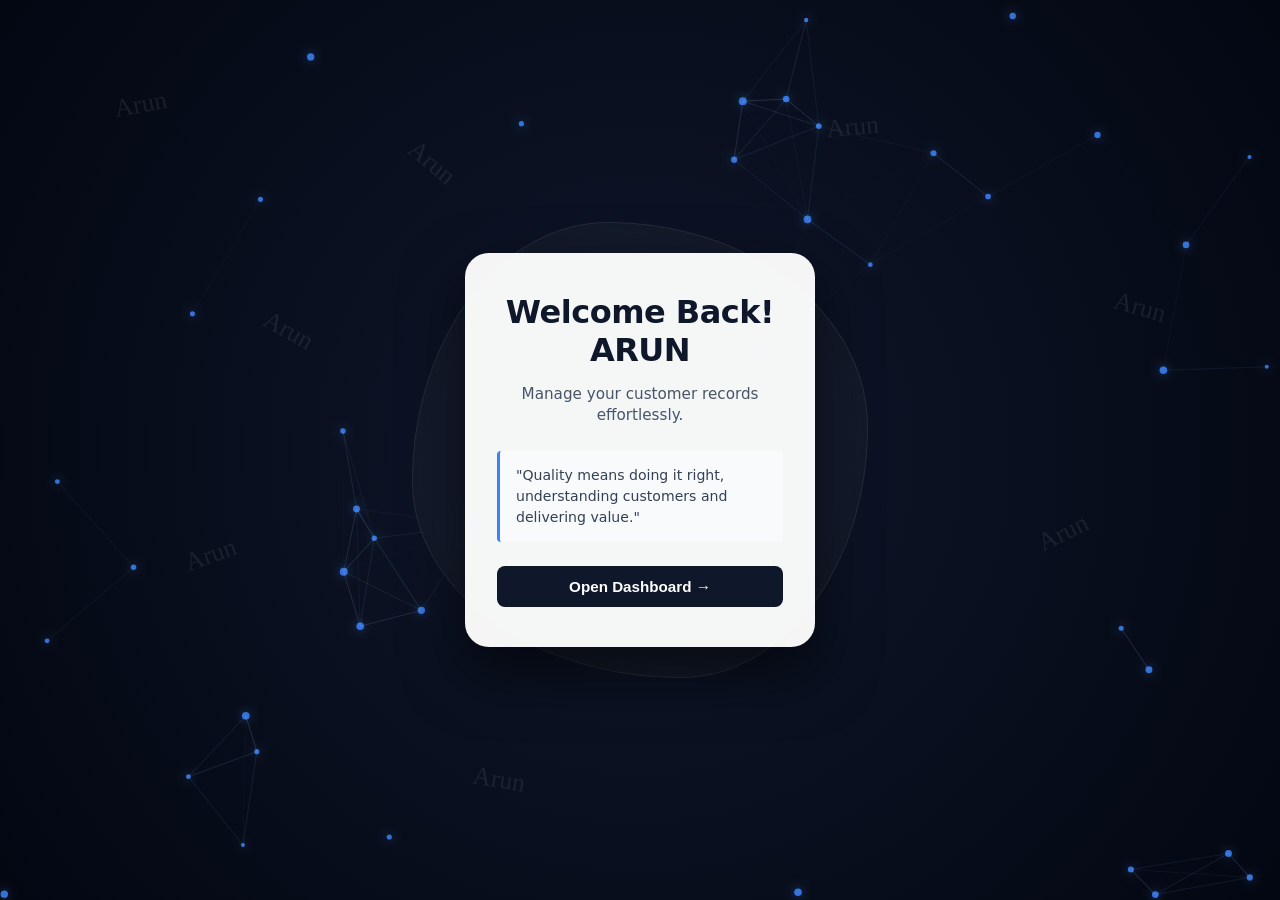
<file: web/index.html>
<!DOCTYPE html>
<html lang="en">
<head>
    <meta charset="UTF-8">
    <meta name="viewport" content="width=device-width, initial-scale=1.0">
    <title>Welcome - Customer Ledger</title>

    <style>
        body, html {
            height: 100%;
            margin: 0;
            padding: 0;
            font-family: 'Segoe UI', system-ui, -apple-system, sans-serif;
            overflow: hidden;
            background-color: #030712;
        }

        .welcome-body {
            display: flex;
            justify-content: center;
            align-items: center;
            min-height: 100vh;
            position: relative;
        }

        #businessCanvas {
            position: absolute;
            top: 0;
            left: 0;
            width: 100%;
            height: 100%;
            z-index: 1;
        }

        /* Perfectly proportioned layout wrapper */
        .wavy-wrapper {
            position: relative;
            z-index: 2;
            display: flex;
            justify-content: center;
            align-items: center;
            width: 420px;
            height: 420px;
        }

        /* Sleek Glassmorphic background shape layers */
        .wave-background-shape {
            position: absolute;
            width: 108%;
            height: 108%;
            background: rgba(255, 255, 255, 0.03);
            backdrop-filter: blur(12px);
            -webkit-backdrop-filter: blur(12px);
            border: 1px solid rgba(255, 255, 255, 0.08);
            border-radius: 43% 57% 41% 59% / 57% 45% 55% 43%;
            animation: waveMotion 12s linear infinite alternate;
        }

        .wave-background-shape.layer-two {
            width: 104%;
            height: 104%;
            background: rgba(15, 23, 42, 0.4);
            border: 1px solid rgba(255, 255, 255, 0.04);
            animation: waveMotionReverse 16s linear infinite alternate;
        }

        /* Compact, high-end white business card box */
        .welcome-card {
            position: relative;
            z-index: 3;
            text-align: center;
            padding: 40px 32px;
            background: rgba(255, 255, 255, 0.96);
            border-radius: 24px;
            box-shadow: 0 25px 60px rgba(0, 0, 0, 0.6), 
                        inset 0 1px 0 rgba(255, 255, 255, 0.2);
            width: 350px;
            box-sizing: border-box;
        }

        @keyframes waveMotion {
            0% { border-radius: 43% 57% 41% 59% / 57% 45% 55% 43%; transform: rotate(0deg); }
            100% { border-radius: 54% 46% 52% 48% / 48% 54% 46% 52%; transform: rotate(180deg); }
        }

        @keyframes waveMotionReverse {
            0% { transform: rotate(360deg); }
            100% { transform: rotate(0deg); }
        }

        .welcome-card h1 {
            color: #0f172a;
            margin-top: 0;
            margin-bottom: 8px;
            font-size: 2rem;
            font-weight: 700;
            letter-spacing: -0.5px;
        }

        .sub-text {
            color: #475569;
            margin-bottom: 24px;
            font-size: 0.95rem;
            line-height: 1.4;
        }

        /* Clean executive quote container */
        .quote-box {
            color: #334155;
            margin: 24px 0;
            padding: 14px 16px;
            border-left: 3px solid #3b82f6;
            background: #f8fafc;
            text-align: left;
            line-height: 1.5;
            border-radius: 4px;
            font-size: 0.88rem;
            font-weight: 400;
        }

        .start-btn {
            background-color: #0f172a;
            color: #ffffff;
            border: none;
            padding: 12px 28px;
            font-size: 0.95rem;
            font-weight: 600;
            border-radius: 8px;
            cursor: pointer;
            width: 100%;
            transition: all 0.25s cubic-bezier(0.4, 0, 0.2, 1);
        }

        .start-btn:hover {
            background-color: #2563eb;
            transform: translateY(-1px);
            box-shadow: 0 8px 20px rgba(37, 99, 235, 0.3);
        }
    </style>
</head>

<body class="welcome-body">

<canvas id="businessCanvas"></canvas>

<div class="wavy-wrapper">
    <div class="wave-background-shape layer-two"></div>
    <div class="wave-background-shape"></div>

    <div class="welcome-card">
        <h1>Welcome Back! ARUN</h1>
        <p class="sub-text">Manage your customer records effortlessly.</p>

        <div class="quote-box">
            "Quality means doing it right, understanding customers and delivering value."
        </div>

        <button class="start-btn" onclick="window.location.href='add-entry.html'">
            Open Dashboard →
        </button>
    </div>
</div>
<script>
const canvas = document.getElementById('businessCanvas');
const ctx = canvas.getContext('2d');

let timeTracker = 0;
let networkParticles = [];
const particleCount = 45;

function resizeCanvas() {
    canvas.width = window.innerWidth;
    canvas.height = window.innerHeight;
    initNetwork();
}

function initNetwork() {
    networkParticles = [];
    for (let i = 0; i < particleCount; i++) {
        networkParticles.push({
            x: Math.random() * canvas.width,
            y: Math.random() * canvas.height,
            vx: (Math.random() - 0.5) * 0.4,
            vy: (Math.random() - 0.5) * 0.4,
            radius: Math.random() * 2 + 2 // Made nodes crisp and visible
        });
    }
}

window.addEventListener('resize', resizeCanvas);
resizeCanvas();

/* 🔥 ARUN BACKGROUND SIGNATURE LAYER (Stays exactly the same) */
function drawArunPattern() {
    ctx.font = "1.6rem 'Brush Script MT', cursive";
    ctx.fillStyle = "rgba(255,255,255,0.08)";
    ctx.textAlign = "center";

    const positions = [
        {x: 100, y: 100, angle: -0.3},
        {x: 300, y: 150, angle: 0.5},
        {x: 600, y: 120, angle: -0.2},
        {x: 200, y: 300, angle: 0.6},
        {x: 500, y: 320, angle: -0.5},
        {x: 800, y: 280, angle: 0.4},
        {x: 150, y: 500, angle: -0.4},
        {x: 450, y: 520, angle: 0.3},
        {x: 750, y: 480, angle: -0.6},
        {x: 350, y: 700, angle: 0.2}
    ];

    positions.forEach((p, i) => {
        ctx.save();
        let targetX = (p.x / 900) * canvas.width;
        let targetY = (p.y / 800) * canvas.height;
        
        ctx.translate(targetX, targetY);
        ctx.rotate(p.angle + Math.sin(timeTracker + i) * 0.2);
        ctx.fillText("Arun", 0, 0);
        ctx.restore();
    });
}

/* 🌐 PRO-BUSINESS VISIBLE CONNECTED NETWORK */
function drawConnectedNetwork() {
    // Render and move node points
    networkParticles.forEach(p => {
        p.x += p.vx;
        p.y += p.vy;

        if (p.x < 0 || p.x > canvas.width) p.vx *= -1;
        if (p.y < 0 || p.y > canvas.height) p.vy *= -1;

        ctx.beginPath();
        ctx.arc(p.x, p.y, p.radius, 0, Math.PI * 2);
        
        // High visibility bright corporate blue dots with soft glow
        ctx.fillStyle = 'rgba(59, 130, 246, 0.85)';
        ctx.shadowBlur = 8;
        ctx.shadowColor = 'rgba(59, 130, 246, 0.5)';
        ctx.fill();
        ctx.shadowBlur = 0; // Reset blur for efficient loop execution
    });

    // Generate network connections
    for (let i = 0; i < networkParticles.length; i++) {
        for (let j = i + 1; j < networkParticles.length; j++) {
            let dx = networkParticles[i].x - networkParticles[j].x;
            let dy = networkParticles[i].y - networkParticles[j].y;
            let distance = Math.sqrt(dx * dx + dy * dy);

            if (distance < 150) {
                let alpha = (1 - (distance / 150)) * 0.28;
                ctx.beginPath();
                ctx.moveTo(networkParticles[i].x, networkParticles[i].y);
                ctx.lineTo(networkParticles[j].x, networkParticles[j].y);
                
                // Tech-focused corporate clean connection lines
                ctx.strokeStyle = `rgba(147, 197, 253, ${alpha})`;
                ctx.lineWidth = 0.9;
                ctx.stroke();
            }
        }
    }
}

function animate() {
    ctx.clearRect(0, 0, canvas.width, canvas.height);
    timeTracker += 0.01;

    // Premium Corporate Gradient Darkspace Layout 
    let grad = ctx.createRadialGradient(
        canvas.width * 0.5, canvas.height * 0.5, 0,
        canvas.width * 0.5, canvas.height * 0.5, Math.max(canvas.width, canvas.height)
    );
    grad.addColorStop(0, '#0f172a');
    grad.addColorStop(0.6, '#030712');
    grad.addColorStop(1, '#02040a');
    ctx.fillStyle = grad;
    ctx.fillRect(0, 0, canvas.width, canvas.height);

    drawArunPattern();
    drawConnectedNetwork();

    requestAnimationFrame(animate);
}

animate();
</script>

</body>
</html>
</file>
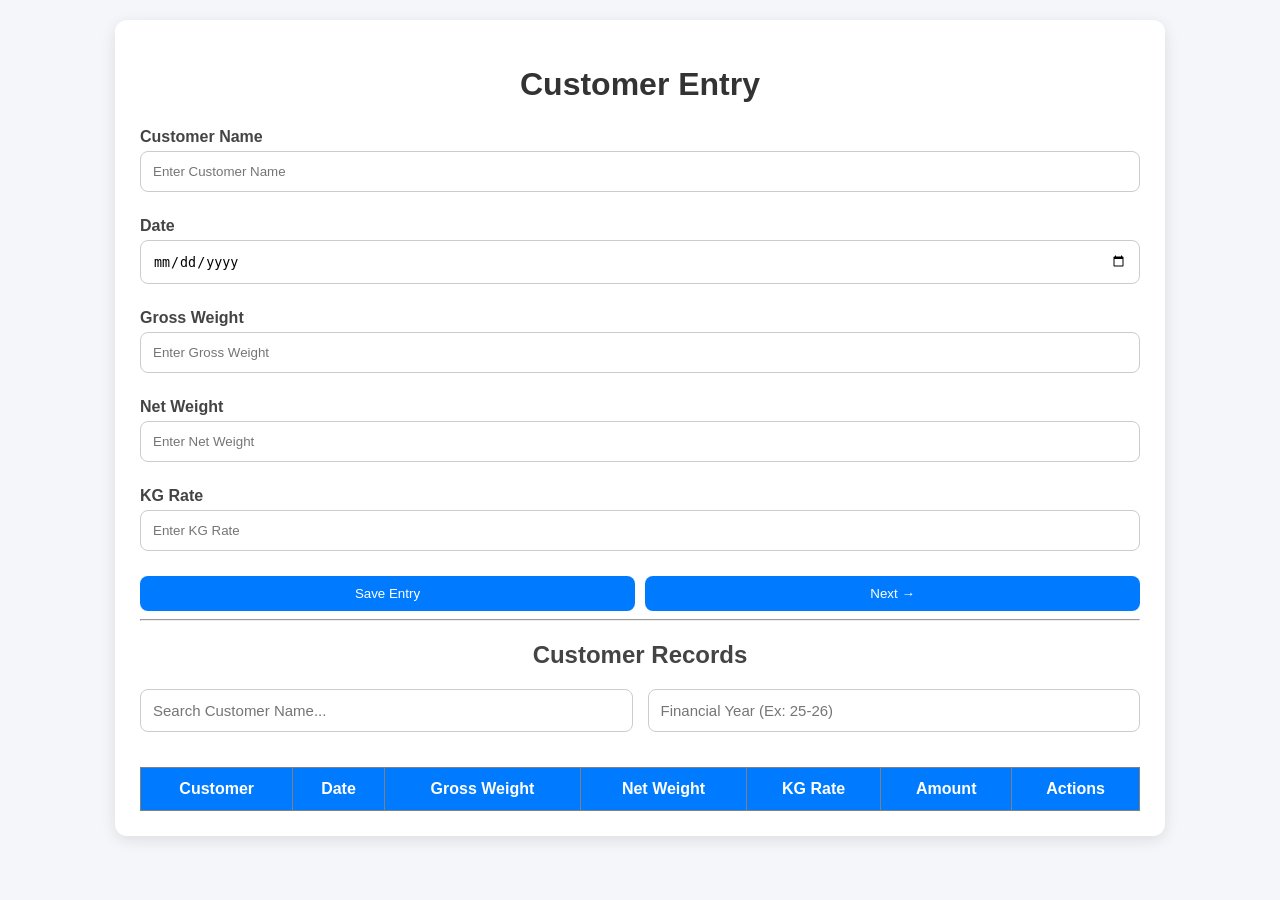
<file: web/add-entry.html>
<!DOCTYPE html>
<html lang="en">
<head>
    <meta charset="UTF-8">
    <meta name="viewport" content="width=device-width, initial-scale=1.0">
    <title>Customer Entry</title>
    <link rel="stylesheet" href="css/style.css">
</head>
<body>

<div class="container">

    <h1>Customer Entry</h1>

    <form id="entryForm">

        <label for="customerName">Customer Name</label>
        <input
            type="text"
            id="customerName"
            placeholder="Enter Customer Name"
            required>

        <label for="date">Date</label>
        <input
            type="date"
            id="date"
            required>

        <label for="grossWeight">Gross Weight</label>
        <input
            type="number"
            id="grossWeight"
            placeholder="Enter Gross Weight"
            required>

        <label for="netWeight">Net Weight</label>
        <input
            type="number"
            id="netWeight"
            placeholder="Enter Net Weight"
            required>

        <label for="kgRate">KG Rate</label>
        <input
            type="number"
            id="kgRate"
            placeholder="Enter KG Rate"
            required>

        <div class="button-group">

            <button type="submit">
                Save Entry
            </button>

            <button
                type="button"
                onclick="window.location.href='payment.html'">
                Next →
            </button>

        </div>

    </form>

    <hr>

    <h2>Customer Records</h2>

    <div class="search-container">

        <input
            type="text"
            id="searchCustomer"
            placeholder="Search Customer Name...">

        <input
            type="text"
            id="searchFinancialYear"
            placeholder="Financial Year (Ex: 25-26)">

    </div>

    <table border="1" width="100%">
        <thead>
            <tr>
                <th>Customer</th>
                <th>Date</th>
                <th>Gross Weight</th>
                <th>Net Weight</th>
                <th>KG Rate</th>
                <th>Amount</th>
                <th>Actions</th>
            </tr>
        </thead>

        <tbody id="customerTableBody">
        </tbody>

    </table>

    <div
        id="summarySection"
        style="display:none;margin-top:30px;">

        <h2>Customer's Individual Total</h2>

        <table border="1" width="100%">
            <thead>
                <tr>
                    <th>Customer</th>
                    <th>Total Gross Weight</th>
                    <th>Total Net Weight</th>
                    <th>Total Amount</th>
                </tr>
            </thead>

            <tbody id="summaryTableBody">
            </tbody>

        </table>

    </div>

</div>

<script src="js/entry.js"></script>

</body>
</html>
</file>
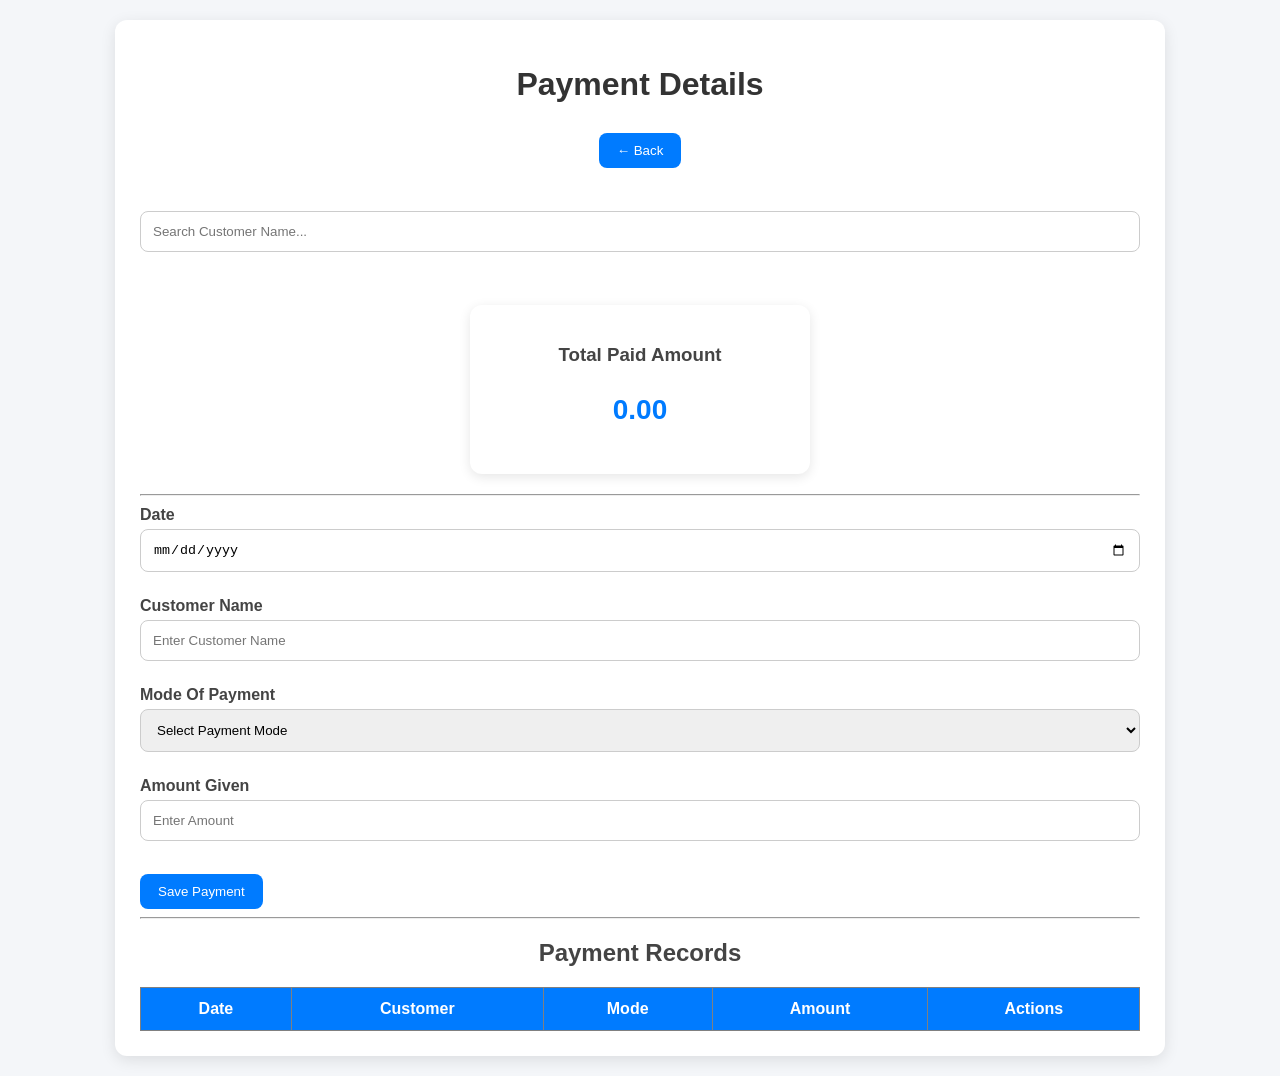
<file: web/payment.html>
<!DOCTYPE html>
<html lang="en">
<head>
    <meta charset="UTF-8">
    <meta name="viewport" content="width=device-width, initial-scale=1.0">
    <title>Payment Details</title>
    <link rel="stylesheet" href="css/style.css">
</head>
<body>

<div class="container">

    <h1>Payment Details</h1>

    <div class="nav-buttons">
        <button type="button"
                onclick="window.location.href='add-entry.html'">
            ← Back
        </button>
    </div>

    <br>

    <input
        type="text"
        id="searchBox"
        placeholder="Search Customer Name..."
    >

    <br><br>

    <div class="card">
        <h3>Total Paid Amount</h3>
        <p id="totalPaid">0</p>
    </div>

    <hr>

    <form id="paymentForm">

        <label for="paymentDate">Date</label>
        <input
            type="date"
            id="paymentDate"
            required>

        <label for="customerName">Customer Name</label>
        <input
            type="text"
            id="customerName"
            placeholder="Enter Customer Name"
            required>

        <label for="paymentMode">Mode Of Payment</label>
        <select id="paymentMode" required>
            <option value="" disabled selected>Select Payment Mode</option>
            <option value="Cash">Cash</option>
            <option value="UPI">UPI</option>
            <option value="Cheque">Cheque</option>
            <option value="Bank Transfer">Bank Transfer</option>
            <option value="Google Pay">Google Pay</option>
            <option value="PhonePe">PhonePe</option>
            <option value="Paytm">Paytm</option>
            <option value="Credit Card">Credit Card</option>
            <option value="Debit Card">Debit Card</option>
            <option value="Others">Others (Type Specific Details)</option>
        </select>

        <div id="otherModeContainer" style="display: none; margin-top: 10px;">
            <label for="otherModeDetails">Specify Other Payment Details / Person Name</label>
            <input
                type="text"
                id="otherModeDetails"
                placeholder="Enter details or who made the payment">
        </div>

        <label for="amountGiven" style="margin-top: 10px;">Amount Given</label>
        <input
            type="number"
            id="amountGiven"
            placeholder="Enter Amount"
            required>

        <br><br>

        <button type="submit">
            Save Payment
        </button>

    </form>

    <hr>

    <h2>Payment Records</h2>

    <table border="1" width="100%" id="paymentTable">

        <thead>
            <tr>
                <th>Date</th>
                <th>Customer</th>
                <th>Mode</th>
                <th>Amount</th>
                <th>Actions</th>
            </tr>
        </thead>

        <tbody id="paymentBody">
        </tbody>

    </table>

</div>

<script src="js/payment.js"></script>

</body>
</html>
</file>
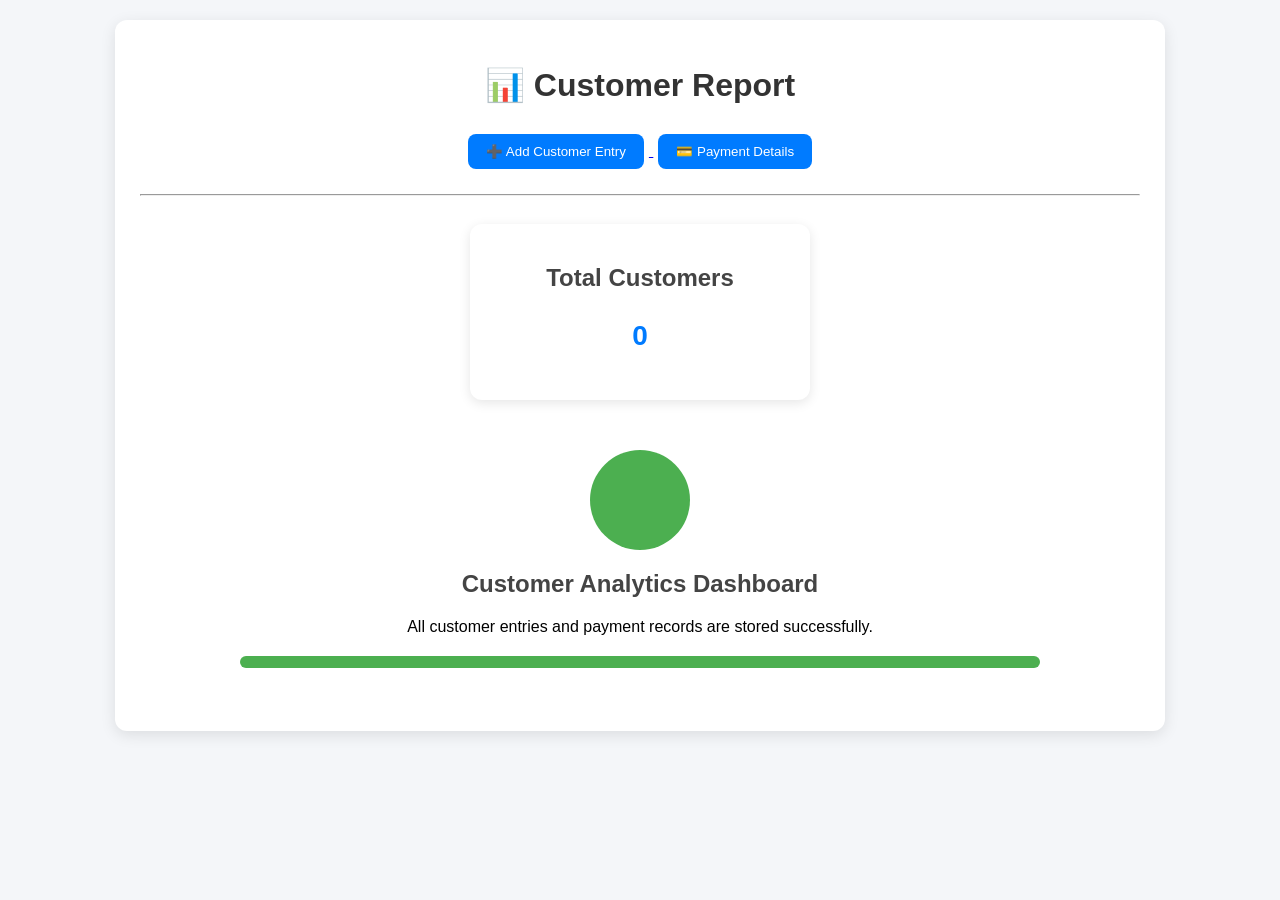
<file: web/report.html>
<!DOCTYPE html>
<html lang="en">
<head>
    <meta charset="UTF-8">
    <meta name="viewport" content="width=device-width, initial-scale=1.0">
    <title>Customer Report</title>
    <link rel="stylesheet" href="css/style.css">
</head>
<body>

<div class="container">

    <h1>📊 Customer Report</h1>

    <!-- Navigation -->
    <div class="nav-buttons">

        <a href="add-entry.html">
            <button type="button">
                ➕ Add Customer Entry
            </button>
        </a>

        <a href="payment.html">
            <button type="button">
                💳 Payment Details
            </button>
        </a>

    </div>

    <hr>

    <!-- Summary Card -->
    <div class="card-container">

        <div class="card">
            <h2>Total Customers</h2>
            <p id="totalCustomers">0</p>
        </div>

    </div>

    <!-- Animation Section -->
    <div class="report-animation">

        <div class="pulse-circle"></div>

        <h2>Customer Analytics Dashboard</h2>

        <p>
            All customer entries and payment records are stored successfully.
        </p>

        <div class="loading-bar">
            <div class="loading-progress"></div>
        </div>

    </div>

    <br>

</div>

<script src="js/report.js"></script>

</body>
</html>
</file>
<file: web/css/style.css>
/* GLOBAL */

body{
    font-family: Arial, sans-serif;
    background:#f4f6f9;
    margin:0;
    padding:20px;
}

/* CONTAINER */

.container{
    max-width:1000px;
    margin:auto;
    background:#fff;
    padding:25px;
    border-radius:12px;
    box-shadow:0 4px 15px rgba(0,0,0,0.1);
}

/* HEADINGS */

h1{
    text-align:center;
    color:#333;
    margin-bottom:25px;
}

h2{
    color:#444;
    text-align:center;
}

/* LABELS */

label{
    display:block;
    margin-top:10px;
    margin-bottom:5px;
    font-weight:bold;
    color:#444;
}

/* INPUTS */

input,
select{
    width:100%;
    padding:12px;
    border:1px solid #ccc;
    border-radius:8px;
    box-sizing:border-box;
    margin-bottom:15px;
}

input:focus,
select:focus{
    outline:none;
    border-color:#007bff;
    box-shadow:0 0 6px rgba(0,123,255,0.3);
}

/* ============================= */
/* SEARCH BAR SECTION */
/* ============================= */

.search-container{
    display:flex;
    gap:15px;
    margin-bottom:20px;
    align-items:center;
}

.search-container input{
    flex:1;
    padding:12px;
    border:1px solid #ccc;
    border-radius:8px;
    font-size:15px;
}

.search-container input:focus{
    border-color:#007bff;
    box-shadow:0 0 6px rgba(0,123,255,0.3);
}

/* Individual Search Boxes */

#searchCustomer,
#financialYear{
    width:100%;
}

/* BUTTONS */

button{
    background:#007bff;
    color:white;
    border:none;
    padding:10px 18px;
    border-radius:8px;
    cursor:pointer;
    transition:.3s;
}

button:hover{
    background:#0056b3;
    transform:translateY(-2px);
}

/* BUTTON GROUP */

.button-group{
    display:flex;
    gap:10px;
    margin-top:10px;
}

.button-group button{
    flex:1;
}

/* NAVIGATION */

.nav-buttons{
    text-align:center;
    margin-bottom:20px;
}

.nav-buttons button{
    margin:5px;
}

/* TABLE */

table{
    width:100%;
    border-collapse:collapse;
    margin-top:20px;
    background:#fff;
}

table th{
    background:#007bff;
    color:white;
    padding:12px;
}

table td{
    padding:10px;
    text-align:center;
    border-bottom:1px solid #ddd;
}

table tr:nth-child(even){
    background:#f9f9f9;
}

table tr:hover{
    background:#eef5ff;
}

/* CARD */

.card{
    width:300px;
    margin:20px auto;
    background:white;
    border-radius:12px;
    padding:20px;
    text-align:center;
    box-shadow:0 3px 12px rgba(0,0,0,0.1);
}

.card h2,
.card h3{
    margin-bottom:10px;
    color:#444;
}

.card p{
    font-size:28px;
    font-weight:bold;
    color:#007bff;
}

/* CARD CONTAINER */

.card-container{
    display:flex;
    justify-content:center;
    flex-wrap:wrap;
    gap:20px;
}

/* EDIT BUTTON */

.edit-btn{
    background:#28a745;
}

.edit-btn:hover{
    background:#1f7d34;
}

/* DELETE BUTTON */

.delete-btn{
    background:#dc3545;
}

.delete-btn:hover{
    background:#b02a37;
}

/* REPORT PAGE ANIMATION */

.report-animation{
    text-align:center;
    margin-top:30px;
}

.pulse-circle{
    width:100px;
    height:100px;
    background:#4CAF50;
    border-radius:50%;
    margin:20px auto;
    animation:pulse 1.5s infinite;
}

@keyframes pulse{

    0%{
        transform:scale(1);
        opacity:1;
    }

    50%{
        transform:scale(1.2);
        opacity:0.6;
    }

    100%{
        transform:scale(1);
        opacity:1;
    }
}

/* LOADING BAR */

.loading-bar{
    width:80%;
    height:12px;
    background:#ddd;
    border-radius:10px;
    margin:20px auto;
    overflow:hidden;
}

.loading-progress{
    height:100%;
    background:#4CAF50;
    animation:loading 3s infinite;
}

@keyframes loading{

    0%{
        width:0%;
    }

    100%{
        width:100%;
    }
}

/* INFO CARD */

.info-card{
    background:#f8f9fa;
    padding:20px;
    border-radius:12px;
    text-align:center;
    margin-top:20px;
    box-shadow:0 2px 10px rgba(0,0,0,0.08);
}

/* RESPONSIVE */

@media(max-width:768px){

    .container{
        padding:15px;
    }

    .button-group{
        flex-direction:column;
    }

    .card{
        width:100%;
    }

    table{
        font-size:14px;
    }

    .nav-buttons button{
        width:100%;
        margin-bottom:10px;
    }

    .search-container{
        flex-direction:column;
        gap:10px;
    }
}
</file>
